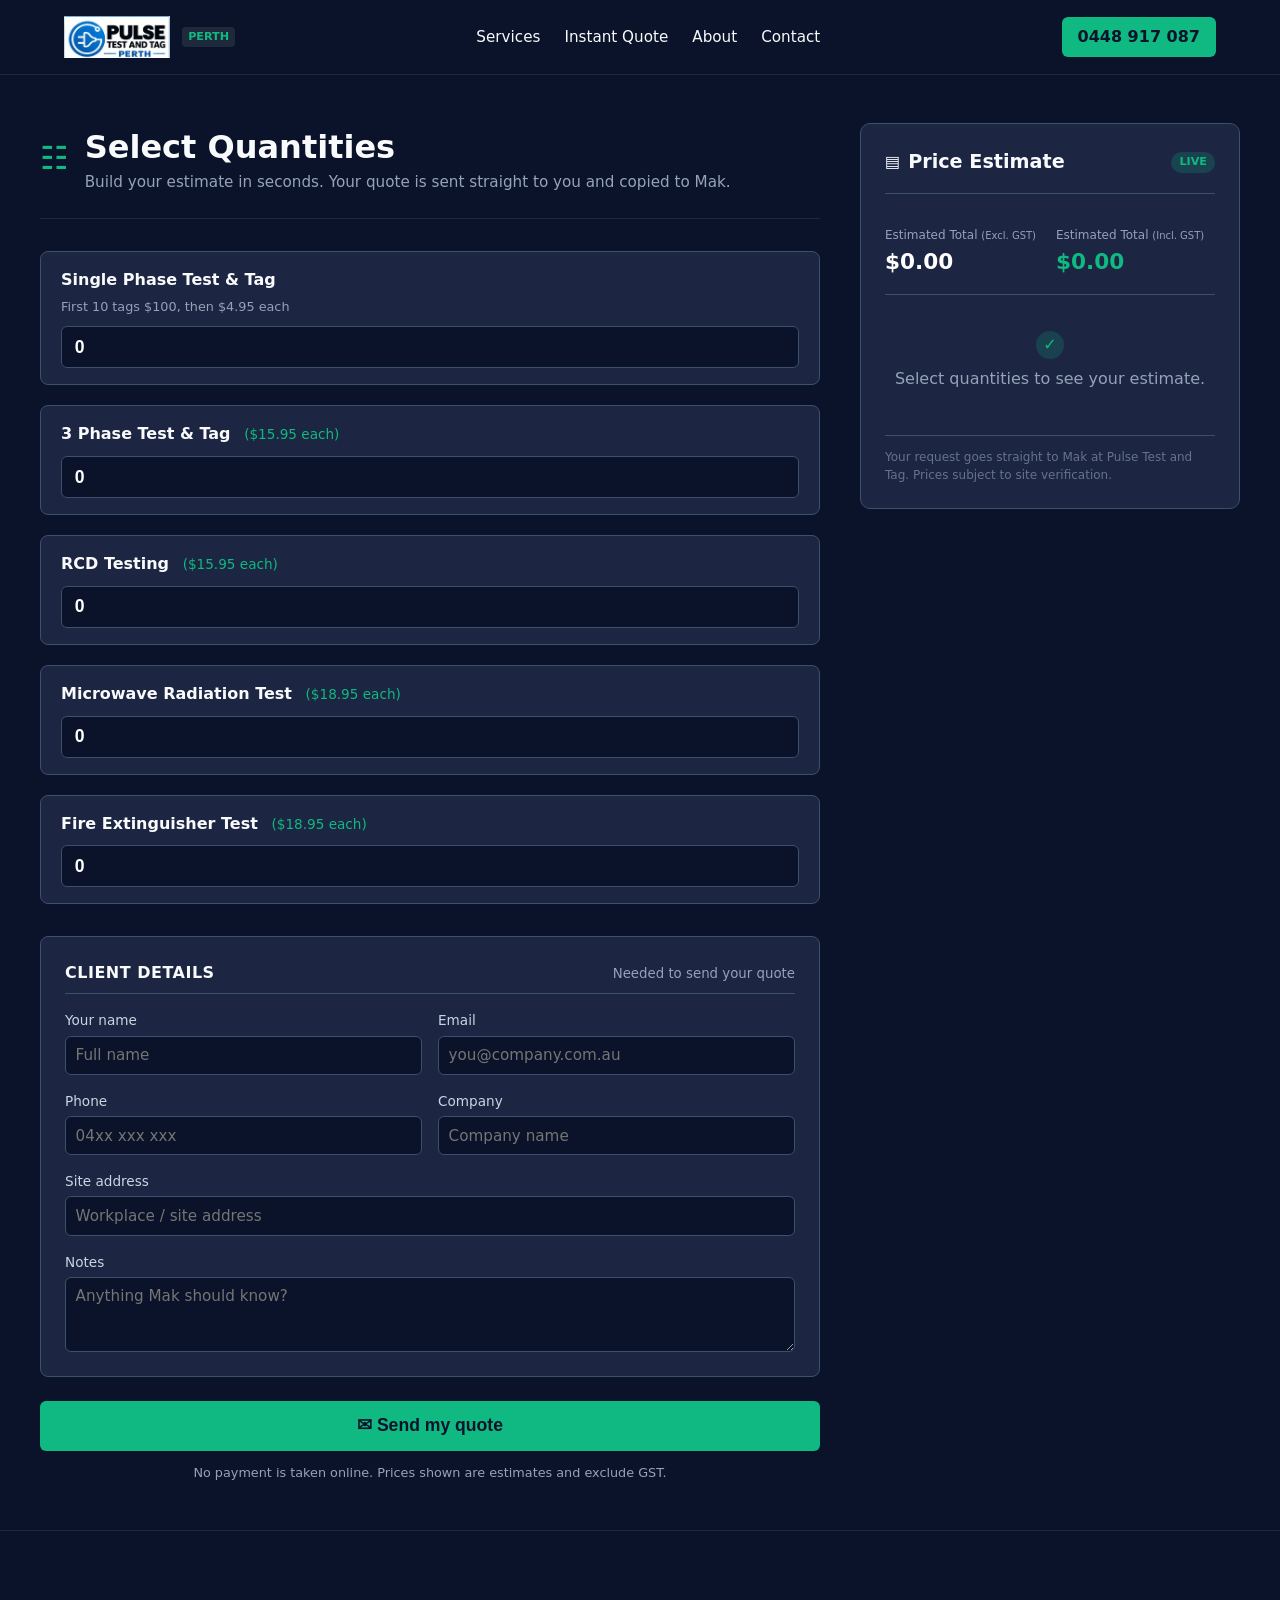
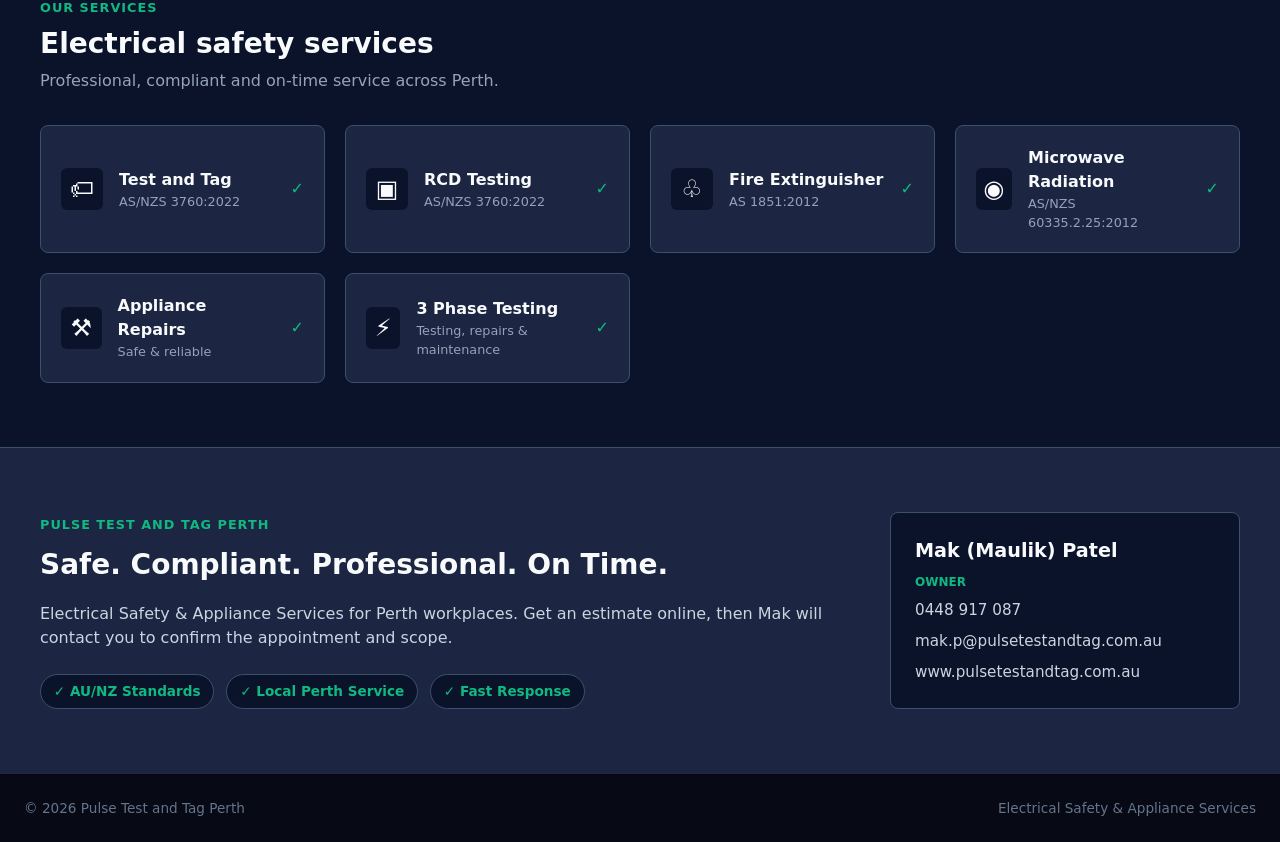
<file: index.html>
<!doctype html>
<html lang="en-AU">
<head>
  <!-- Google tag (gtag.js) -->
  <script async src="https://www.googletagmanager.com/gtag/js?id=AW-18512535890"></script>
  <script>
    window.dataLayer = window.dataLayer || [];
    function gtag(){dataLayer.push(arguments);}
    gtag('js', new Date());

    gtag('config', 'AW-18512535890');
  </script>

  <meta charset="utf-8" />
  <meta name="viewport" content="width=device-width, initial-scale=1" />
  <meta name="description" content="Pulse Test and Tag Perth — instant test and tag quotes for electrical safety services." />
  <title>Pulse Test and Tag Perth | Instant Quote</title>
  <link rel="icon" href="logo-1.png" />
  <style>
    /* Reset & Base Styles */
    *, *::before, *::after { box-sizing: border-box; margin: 0; padding: 0; }
    body {
      font-family: system-ui, -apple-system, BlinkMacSystemFont, 'Segoe UI', Roboto, Oxygen, Ubuntu, Cantarell, sans-serif;
      background-color: #0b132b;
      color: #f8fafc;
      line-height: 1.5;
    }
    a { color: inherit; text-decoration: none; }

    /* Header & Nav */
    .site-header {
      background: rgba(11, 19, 43, 0.95);
      border-bottom: 1px solid #1e293b;
      position: sticky;
      top: 0;
      z-index: 100;
      backdrop-filter: blur(8px);
    }
    .nav-shell {
      max-width: 1200px;
      margin: 0 auto;
      padding: 1rem 1.5rem;
      display: flex;
      justify-content: space-between;
      align-items: center;
    }
    .brand { display: flex; align-items: center; gap: 0.75rem; }
    .brand-logo { height: 42px; width: auto; object-fit: contain; }
    .brand-perth { background: #1e293b; color: #10b981; font-size: 0.7rem; font-weight: 700; padding: 2px 6px; border-radius: 4px; }
    .desktop-nav { display: flex; gap: 1.5rem; font-weight: 500; font-size: 0.95rem; }
    .desktop-nav a:hover { color: #10b981; }
    .header-call { background: #10b981; color: #0b132b; font-weight: 700; padding: 0.5rem 1rem; border-radius: 6px; transition: background 0.2s; }
    .header-call:hover { background: #34d399; }

    /* Quote Hero Layout */
    .quote-hero { padding: 3rem 1.5rem; }
    .quote-shell {
      max-width: 1200px;
      margin: 0 auto;
      display: grid;
      grid-template-columns: 1fr 380px;
      gap: 2.5rem;
      align-items: start;
    }
    @media (max-width: 900px) {
      .quote-shell { grid-template-columns: 1fr; }
    }

    /* Intro & Form */
    .title-line { display: flex; align-items: center; gap: 1rem; margin-bottom: 1.5rem; }
    .sliders { font-size: 2rem; color: #10b981; }
    .title-line h1 { font-size: 2rem; font-weight: 800; }
    .title-line p { color: #94a3b8; font-size: 0.95rem; }
    .rule { height: 1px; background: #1e293b; margin-bottom: 2rem; }

    .quantity-list { display: flex; flex-direction: column; gap: 1.25rem; margin-bottom: 2rem; }
    .quantity-field {
      display: flex;
      flex-direction: column;
      gap: 0.35rem;
      background: #1c2541;
      padding: 1rem 1.25rem;
      border-radius: 8px;
      border: 1px solid #3a506b;
    }
    .field-title { font-weight: 600; font-size: 1rem; }
    .field-title em { font-style: normal; color: #10b981; font-size: 0.85rem; font-weight: 400; margin-left: 0.5rem; }
    .field-help { font-size: 0.8rem; color: #94a3b8; }
    .quantity-field input {
      background: #0b132b;
      border: 1px solid #3a506b;
      color: #fff;
      padding: 0.6rem 0.8rem;
      border-radius: 6px;
      font-size: 1.1rem;
      font-weight: 600;
      width: 100%;
      outline: none;
      margin-top: 0.25rem;
    }
    .quantity-field input:focus { border-color: #10b981; }

    /* Client Form */
    .client-box { background: #1c2541; padding: 1.5rem; border-radius: 8px; border: 1px solid #3a506b; margin-bottom: 1.5rem; }
    .client-heading { display: flex; justify-content: space-between; align-items: baseline; margin-bottom: 1rem; border-bottom: 1px solid #3a506b; padding-bottom: 0.5rem; }
    .client-heading span { font-weight: 700; letter-spacing: 0.5px; }
    .client-heading small { color: #94a3b8; }
    .client-grid { display: grid; grid-template-columns: 1fr 1fr; gap: 1rem; }
    @media (max-width: 600px) { .client-grid { grid-template-columns: 1fr; } }
    .client-grid label { display: flex; flex-direction: column; font-size: 0.85rem; color: #cbd5e1; gap: 0.3rem; }
    .client-grid label.full { grid-column: 1 / -1; }
    .client-grid input, .client-grid textarea {
      background: #0b132b;
      border: 1px solid #3a506b;
      color: #fff;
      padding: 0.6rem;
      border-radius: 6px;
      font-size: 0.95rem;
      font-family: inherit;
    }
    .client-grid input:focus, .client-grid textarea:focus { border-color: #10b981; outline: none; }

    .send-btn {
      width: 100%;
      background: #10b981;
      color: #0b132b;
      font-size: 1.1rem;
      font-weight: 700;
      padding: 0.9rem;
      border: none;
      border-radius: 6px;
      cursor: pointer;
      transition: background 0.2s;
    }
    .send-btn:hover { background: #34d399; }
    .privacy-note { font-size: 0.8rem; color: #94a3b8; text-align: center; margin-top: 0.75rem; }
    .error-msg { color: #ef4444; font-size: 0.85rem; margin-bottom: 0.75rem; display: none; font-weight: 600; }

    /* Estimate Card Sidebar */
    .estimate-card {
      background: #1c2541;
      border: 1px solid #3a506b;
      border-radius: 10px;
      padding: 1.5rem;
      position: sticky;
      top: 90px;
    }
    .estimate-header { display: flex; justify-content: space-between; align-items: center; margin-bottom: 1rem; }
    .estimate-title { display: flex; align-items: center; gap: 0.5rem; }
    .estimate-title h2 { font-size: 1.2rem; font-weight: 700; }
    .live-dot { background: rgba(16, 185, 129, 0.2); color: #10b981; font-size: 0.7rem; font-weight: 800; padding: 2px 8px; border-radius: 12px; }
    .estimate-rule { height: 1px; background: #3a506b; margin-bottom: 1rem; }

    /* Side-By-Side Totals Grid */
    .estimate-totals-grid {
      display: grid;
      grid-template-columns: 1fr 1fr;
      gap: 12px;
      padding: 1rem 0;
      border-bottom: 1px solid #3a506b;
    }
    .total-col { display: flex; flex-direction: column; }
    .total-col span { font-size: 0.75rem; color: #94a3b8; margin-bottom: 2px; }
    .total-col strong { font-size: 1.35rem; font-weight: 800; color: #ffffff; }
    .total-col.highlight strong { color: #10b981; }

    .estimate-items { padding: 1.25rem 0; min-height: 100px; }
    .estimate-row { display: flex; justify-content: space-between; font-size: 0.9rem; margin-bottom: 0.5rem; color: #cbd5e1; }
    .empty-state { text-align: center; color: #94a3b8; padding: 1rem 0; }
    .check-circle { display: inline-block; background: rgba(16, 185, 129, 0.2); color: #10b981; border-radius: 50%; width: 28px; height: 28px; line-height: 28px; margin-bottom: 0.5rem; }
    .estimate-foot { font-size: 0.75rem; color: #64748b; border-top: 1px solid #3a506b; padding-top: 0.75rem; margin-top: 0.5rem; }

    /* Services Section */
    .service-band { background: #0b132b; border-top: 1px solid #1e293b; padding: 4rem 1.5rem; }
    .services-shell { max-width: 1200px; margin: 0 auto; }
    .services-heading { margin-bottom: 2rem; }
    .services-heading span { color: #10b981; font-size: 0.8rem; font-weight: 700; letter-spacing: 1px; }
    .services-heading h2 { font-size: 1.75rem; margin: 0.25rem 0; }
    .services-heading p { color: #94a3b8; }
    .service-grid { display: grid; grid-template-columns: repeat(auto-fit, minmax(280px, 1fr)); gap: 1.25rem; }
    .service-grid article { background: #1c2541; border: 1px solid #3a506b; padding: 1.25rem; border-radius: 8px; display: flex; align-items: center; gap: 1rem; }
    .service-icon { font-size: 1.5rem; background: #0b132b; width: 42px; height: 42px; display: flex; align-items: center; justify-content: center; border-radius: 6px; }
    .service-grid h3 { font-size: 1rem; }
    .service-grid p { font-size: 0.8rem; color: #94a3b8; }
    .service-grid b { margin-left: auto; color: #10b981; }

    /* About Section */
    .about-section { padding: 4rem 1.5rem; background: #1c2541; border-top: 1px solid #3a506b; }
    .about-shell { max-width: 1200px; margin: 0 auto; display: grid; grid-template-columns: 1fr 350px; gap: 3rem; }
    @media (max-width: 800px) { .about-shell { grid-template-columns: 1fr; } }
    .eyebrow { color: #10b981; font-size: 0.8rem; font-weight: 700; letter-spacing: 1px; }
    .about-shell h2 { font-size: 1.75rem; margin: 0.5rem 0 1rem 0; }
    .about-shell p { color: #cbd5e1; margin-bottom: 1.5rem; }
    .trust-pills { display: flex; gap: 0.75rem; flex-wrap: wrap; }
    .trust-pills span { background: #0b132b; border: 1px solid #3a506b; color: #10b981; font-size: 0.85rem; font-weight: 600; padding: 0.4rem 0.8rem; border-radius: 20px; }

    .contact-panel { background: #0b132b; border: 1px solid #3a506b; padding: 1.5rem; border-radius: 8px; display: flex; flex-direction: column; gap: 0.5rem; }
    .contact-panel h3 { font-size: 1.2rem; }
    .contact-panel span { font-size: 0.75rem; color: #10b981; font-weight: 700; }
    .contact-panel a { color: #cbd5e1; font-size: 0.95rem; }
    .contact-panel a:hover { color: #10b981; }

    /* Footer */
    footer { background: #070a14; border-top: 1px solid #1e293b; padding: 1.5rem; text-align: center; color: #64748b; font-size: 0.85rem; display: flex; justify-content: space-between; max-width: 100%; margin: 0 auto; }
    @media (max-width: 600px) { footer { flex-direction: column; gap: 0.5rem; } }
  </style>
</head>
<body>

  <header class="site-header">
    <div class="nav-shell">
      <a class="brand" href="#top" aria-label="Pulse Test and Tag Perth home">
        <img src="logo-1.png" alt="Pulse Test and Tag Logo" class="brand-logo" />
        <span class="brand-perth">PERTH</span>
      </a>
      <nav class="desktop-nav" aria-label="Main navigation">
        <a href="#services">Services</a>
        <a href="#quote">Instant Quote</a>
        <a href="#about">About</a>
        <a href="#contact">Contact</a>
      </nav>
      <a class="header-call" href="tel:0448917087">0448 917 087</a>
    </div>
  </header>

  <main id="top">
    <section class="quote-hero" id="quote">
      <div class="quote-shell">
        <div class="quote-intro">
          <div class="title-line">
            <span class="sliders">☷</span>
            <div>
              <h1>Select Quantities</h1>
              <p>Build your estimate in seconds. Your quote is sent straight to you and copied to Mak.</p>
            </div>
          </div>
          <div class="rule"></div>

          <!-- WEB3FORMS NATIVE POST FORM -->
          <form id="quoteForm" action="https://api.web3forms.com/submit" method="POST" onsubmit="return validateQuoteForm(event)">
            <input type="hidden" name="access_key" value="197459b2-5d3c-4fb0-997a-0d54102d7a5e">
            <input type="hidden" name="subject" value="New Pulse Test & Tag Quote Request">
            <input type="hidden" name="from_name" value="Pulse Test & Tag Perth Website">

            <!-- CALCULATED FORM VALUES FOR EMAIL -->
            <input type="hidden" name="Estimate_Ex_GST" id="quoteTotal" value="$0.00">
            <input type="hidden" name="Estimate_GST" id="quoteGst" value="$0.00">
            <input type="hidden" name="Estimate_Inc_GST" id="quoteTotalInc" value="$0.00">

            <div class="quantity-list">
              <label class="quantity-field">
                <span class="field-title">Single Phase Test &amp; Tag</span>
                <span class="field-help">First 10 tags $100, then $4.95 each</span>
                <input type="number" min="0" step="1" value="0" name="Single_Phase_Qty" id="singlePhase" inputmode="numeric" />
              </label>
              <label class="quantity-field">
                <span class="field-title">3 Phase Test &amp; Tag <em>($15.95 each)</em></span>
                <input type="number" min="0" step="1" value="0" name="Three_Phase_Qty" id="threePhase" inputmode="numeric" />
              </label>
              <label class="quantity-field">
                <span class="field-title">RCD Testing <em>($15.95 each)</em></span>
                <input type="number" min="0" step="1" value="0" name="RCD_Qty" id="rcdTesting" inputmode="numeric" />
              </label>
              <label class="quantity-field">
                <span class="field-title">Microwave Radiation Test <em>($18.95 each)</em></span>
                <input type="number" min="0" step="1" value="0" name="Microwave_Qty" id="microwave" inputmode="numeric" />
              </label>
              <label class="quantity-field">
                <span class="field-title">Fire Extinguisher Test <em>($18.95 each)</em></span>
                <input type="number" min="0" step="1" value="0" name="Fire_Extinguisher_Qty" id="fire" inputmode="numeric" />
              </label>
            </div>

            <div class="client-box">
              <div class="client-heading"><span>CLIENT DETAILS</span><small>Needed to send your quote</small></div>
              <div class="client-grid">
                <label>Your name<input required name="Client_Name" id="clientName" placeholder="Full name" /></label>
                <label>Email<input required type="email" name="email" id="clientEmail" placeholder="you@company.com.au" /></label>
                <label>Phone<input name="Phone" id="clientPhone" placeholder="04xx xxx xxx" /></label>
                <label>Company<input name="Company" id="clientCompany" placeholder="Company name" /></label>
                <label class="full">Site address<input name="Address" id="clientAddress" placeholder="Workplace / site address" /></label>
                <label class="full">Notes<textarea name="Notes" id="clientNotes" rows="3" placeholder="Anything Mak should know?"></textarea></label>
              </div>
            </div>

            <p id="formError" class="error-msg">Please select at least one item quantity before submitting.</p>
            <button class="send-btn" id="sendBtn" type="submit">✉ Send my quote</button>
            <p class="privacy-note">No payment is taken online. Prices shown are estimates and exclude GST.</p>
          </form>
        </div>

        <!-- ESTIMATE SIDEBAR CARD -->
        <aside class="estimate-card" aria-live="polite">
          <div class="estimate-header">
            <div class="estimate-title"><span class="receipt-icon">▤</span><h2>Price Estimate</h2></div>
            <span class="live-dot">LIVE</span>
          </div>
          <div class="estimate-rule"></div>

          <!-- SIDE-BY-SIDE TOTALS -->
          <div class="estimate-totals-grid">
            <div class="total-col">
              <span>Estimated Total <small>(Excl. GST)</small></span>
              <strong id="totalExGst">$0.00</strong>
            </div>
            <div class="total-col highlight">
              <span>Estimated Total <small>(Incl. GST)</small></span>
              <strong id="totalIncGst">$0.00</strong>
            </div>
          </div>

          <div class="estimate-items" id="estimateList">
            <div class="empty-state"><span class="check-circle">✓</span><p>Select quantities to see your estimate.</p></div>
          </div>
          <div class="estimate-foot">Your request goes straight to Mak at Pulse Test and Tag. Prices subject to site verification.</div>
        </aside>
      </div>
    </section>

    <!-- SERVICES SECTION -->
    <section class="service-band" id="services">
      <div class="services-shell">
        <div class="services-heading">
          <span>OUR SERVICES</span>
          <h2>Electrical safety services</h2>
          <p>Professional, compliant and on-time service across Perth.</p>
        </div>
        <div class="service-grid">
          <article><div class="service-icon">🏷</div><div><h3>Test and Tag</h3><p>AS/NZS 3760:2022</p></div><b>✓</b></article>
          <article><div class="service-icon">▣</div><div><h3>RCD Testing</h3><p>AS/NZS 3760:2022</p></div><b>✓</b></article>
          <article><div class="service-icon">♧</div><div><h3>Fire Extinguisher</h3><p>AS 1851:2012</p></div><b>✓</b></article>
          <article><div class="service-icon">◉</div><div><h3>Microwave Radiation</h3><p>AS/NZS 60335.2.25:2012</p></div><b>✓</b></article>
          <article><div class="service-icon">⚒</div><div><h3>Appliance Repairs</h3><p>Safe &amp; reliable</p></div><b>✓</b></article>
          <article><div class="service-icon">⚡</div><div><h3>3 Phase Testing</h3><p>Testing, repairs &amp; maintenance</p></div><b>✓</b></article>
        </div>
      </div>
    </section>

    <!-- ABOUT SECTION -->
    <section class="about-section" id="about">
      <div class="about-shell">
        <div>
          <span class="eyebrow">PULSE TEST AND TAG PERTH</span>
          <h2>Safe. Compliant. Professional. On Time.</h2>
          <p>Electrical Safety &amp; Appliance Services for Perth workplaces. Get an estimate online, then Mak will contact you to confirm the appointment and scope.</p>
          <div class="trust-pills"><span>✓ AU/NZ Standards</span><span>✓ Local Perth Service</span><span>✓ Fast Response</span></div>
        </div>
        <div class="contact-panel" id="contact">
          <h3>Mak (Maulik) Patel</h3><span>OWNER</span>
          <a href="tel:0448917087">0448 917 087</a>
          <a href="mailto:mak.p@pulsetestandtag.com.au">mak.p@pulsetestandtag.com.au</a>
          <a href="https://www.pulsetestandtag.com.au" target="_blank" rel="noopener">www.pulsetestandtag.com.au</a>
        </div>
      </div>
    </section>
  </main>

  <footer>
    <div>© <span id="year"></span> Pulse Test and Tag Perth</div>
    <div>Electrical Safety &amp; Appliance Services</div>
  </footer>

  <script>
    // Set current copyright year
    document.getElementById('year').innerText = new Date().getFullYear();

    // Perform live estimate calculation
    function calculateEstimate() {
      const sp = parseInt(document.getElementById('singlePhase').value, 10) || 0;
      const tp = parseInt(document.getElementById('threePhase').value, 10) || 0;
      const rcd = parseInt(document.getElementById('rcdTesting').value, 10) || 0;
      const mw = parseInt(document.getElementById('microwave').value, 10) || 0;
      const fe = parseInt(document.getElementById('fire').value, 10) || 0;

      let subtotal = 0;
      let listHtml = '';

      if (sp > 0) {
        const spCost = (sp <= 10) ? 100 : 100 + ((sp - 10) * 4.95);
        subtotal += spCost;
        listHtml += `<div class="estimate-row"><span>Single Phase (${sp})</span><strong>$${spCost.toFixed(2)}</strong></div>`;
      }
      if (tp > 0) {
        const tpCost = tp * 15.95;
        subtotal += tpCost;
        listHtml += `<div class="estimate-row"><span>3 Phase (${tp})</span><strong>$${tpCost.toFixed(2)}</strong></div>`;
      }
      if (rcd > 0) {
        const rcdCost = rcd * 15.95;
        subtotal += rcdCost;
        listHtml += `<div class="estimate-row"><span>RCD Testing (${rcd})</span><strong>$${rcdCost.toFixed(2)}</strong></div>`;
      }
      if (mw > 0) {
        const mwCost = mw * 18.95;
        subtotal += mwCost;
        listHtml += `<div class="estimate-row"><span>Microwave (${mw})</span><strong>$${mwCost.toFixed(2)}</strong></div>`;
      }
      if (fe > 0) {
        const feCost = fe * 18.95;
        subtotal += feCost;
        listHtml += `<div class="estimate-row"><span>Fire Extinguisher (${fe})</span><strong>$${feCost.toFixed(2)}</strong></div>`;
      }

      const estimateList = document.getElementById('estimateList');
      if (subtotal === 0) {
        estimateList.innerHTML = '<div class="empty-state"><span class="check-circle">✓</span><p>Select quantities to see your estimate.</p></div>';
      } else {
        estimateList.innerHTML = listHtml;
      }

      const gst = subtotal * 0.10;
      const totalInc = subtotal + gst;

      // Update visible totals
      document.getElementById('totalExGst').innerText = '$' + subtotal.toFixed(2);
      document.getElementById('totalIncGst').innerText = '$' + totalInc.toFixed(2);

      // Update hidden form fields for Web3Forms email
      document.getElementById('quoteTotal').value = '$' + subtotal.toFixed(2);
      document.getElementById('quoteGst').value = '$' + gst.toFixed(2);
      document.getElementById('quoteTotalInc').value = '$' + totalInc.toFixed(2);
    }

    // Form submission validation
    function validateQuoteForm(event) {
      const sp = parseInt(document.getElementById('singlePhase').value, 10) || 0;
      const tp = parseInt(document.getElementById('threePhase').value, 10) || 0;
      const rcd = parseInt(document.getElementById('rcdTesting').value, 10) || 0;
      const mw = parseInt(document.getElementById('microwave').value, 10) || 0;
      const fe = parseInt(document.getElementById('fire').value, 10) || 0;

      const totalItems = sp + tp + rcd + mw + fe;
      const errorElem = document.getElementById('formError');

      if (totalItems === 0) {
        errorElem.style.display = 'block';
        return false;
      }
      errorElem.style.display = 'none';
      return true;
    }

    // Initialize event listeners after DOM renders
    document.addEventListener('DOMContentLoaded', () => {
      const inputs = document.querySelectorAll('.quantity-list input[type="number"]');
      inputs.forEach(input => {
        // Clear default '0' on focus to prevent '010' / '025' leading zero glitch
        input.addEventListener('focus', function() {
          if (this.value === '0') this.value = '';
        });
        // Restore '0' on blur if user leaves input blank
        input.addEventListener('blur', function() {
          if (this.value.trim() === '') this.value = '0';
        });
        // Trigger estimate update immediately on user keypress/input
        input.addEventListener('input', calculateEstimate);
      });

      // Run calculation on load in case browser restored previous inputs
      calculateEstimate();
    });
  </script>
</body>
</html>
</file>
